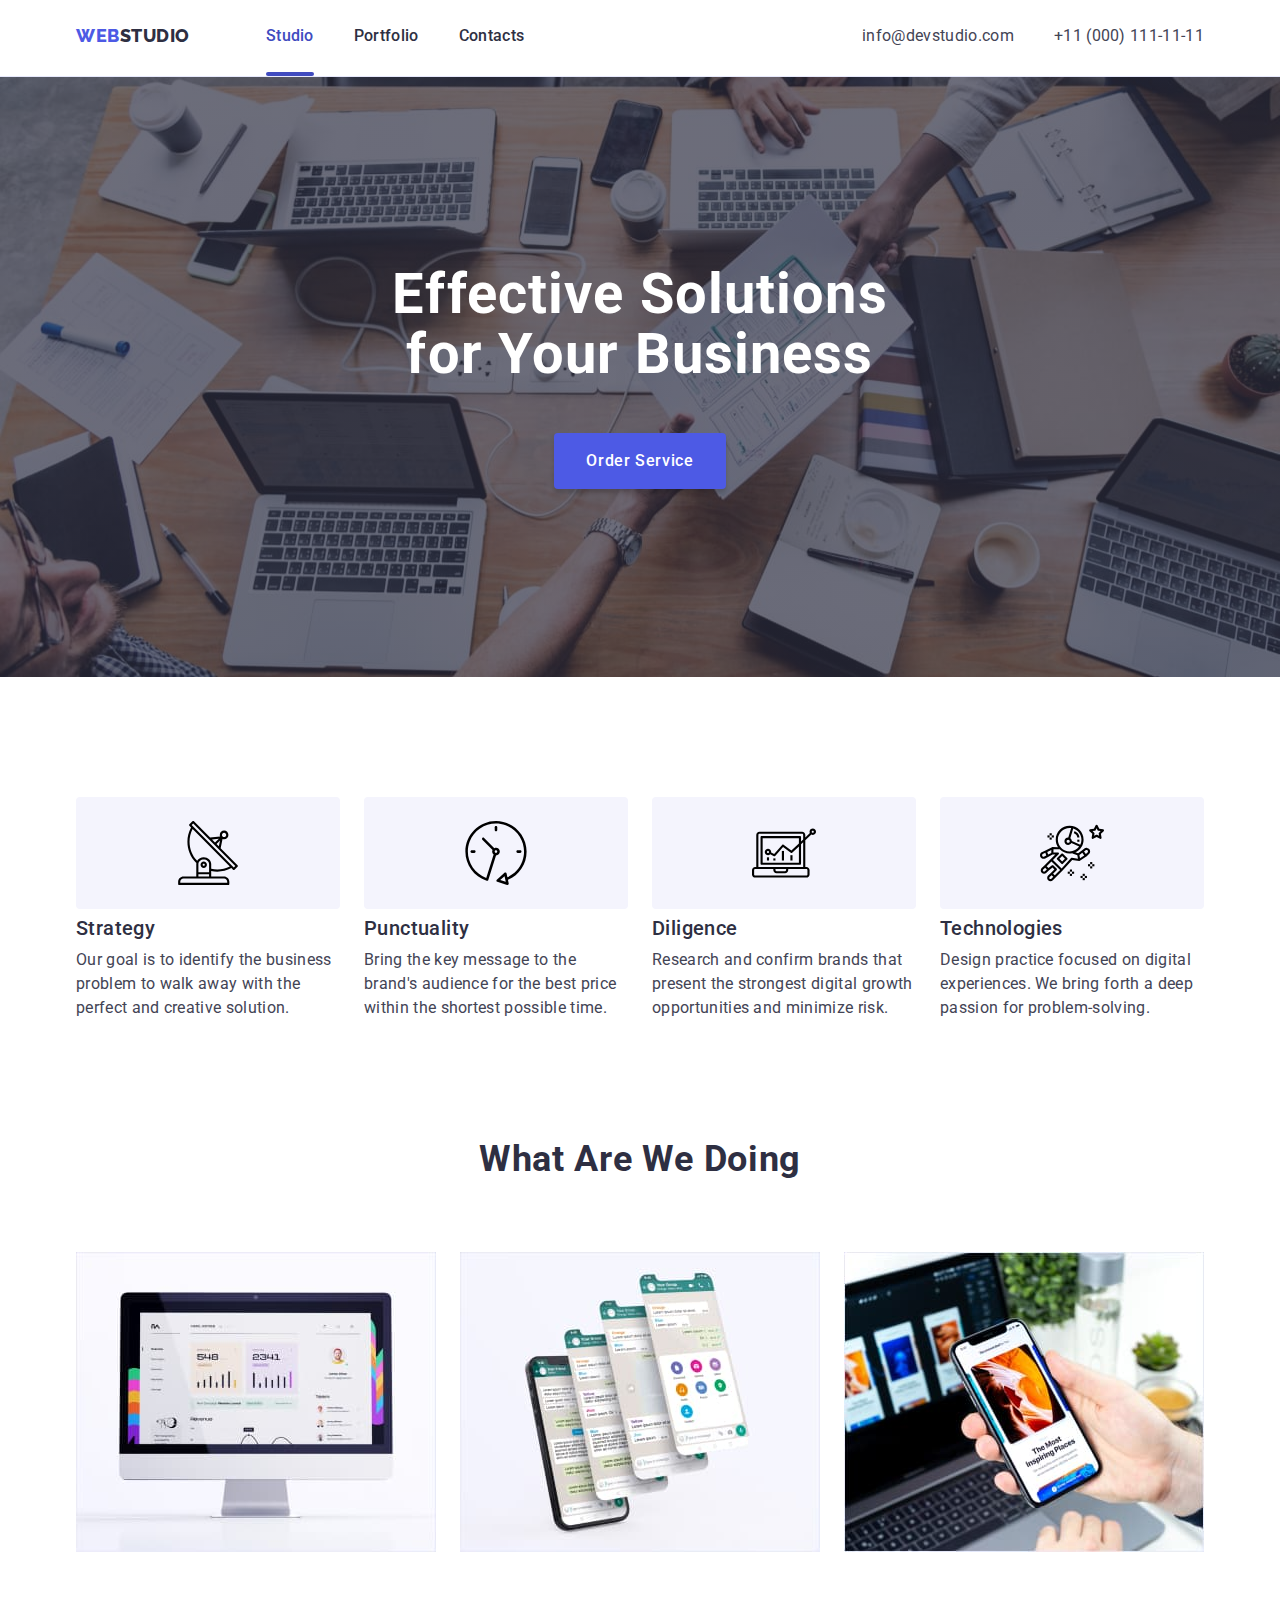
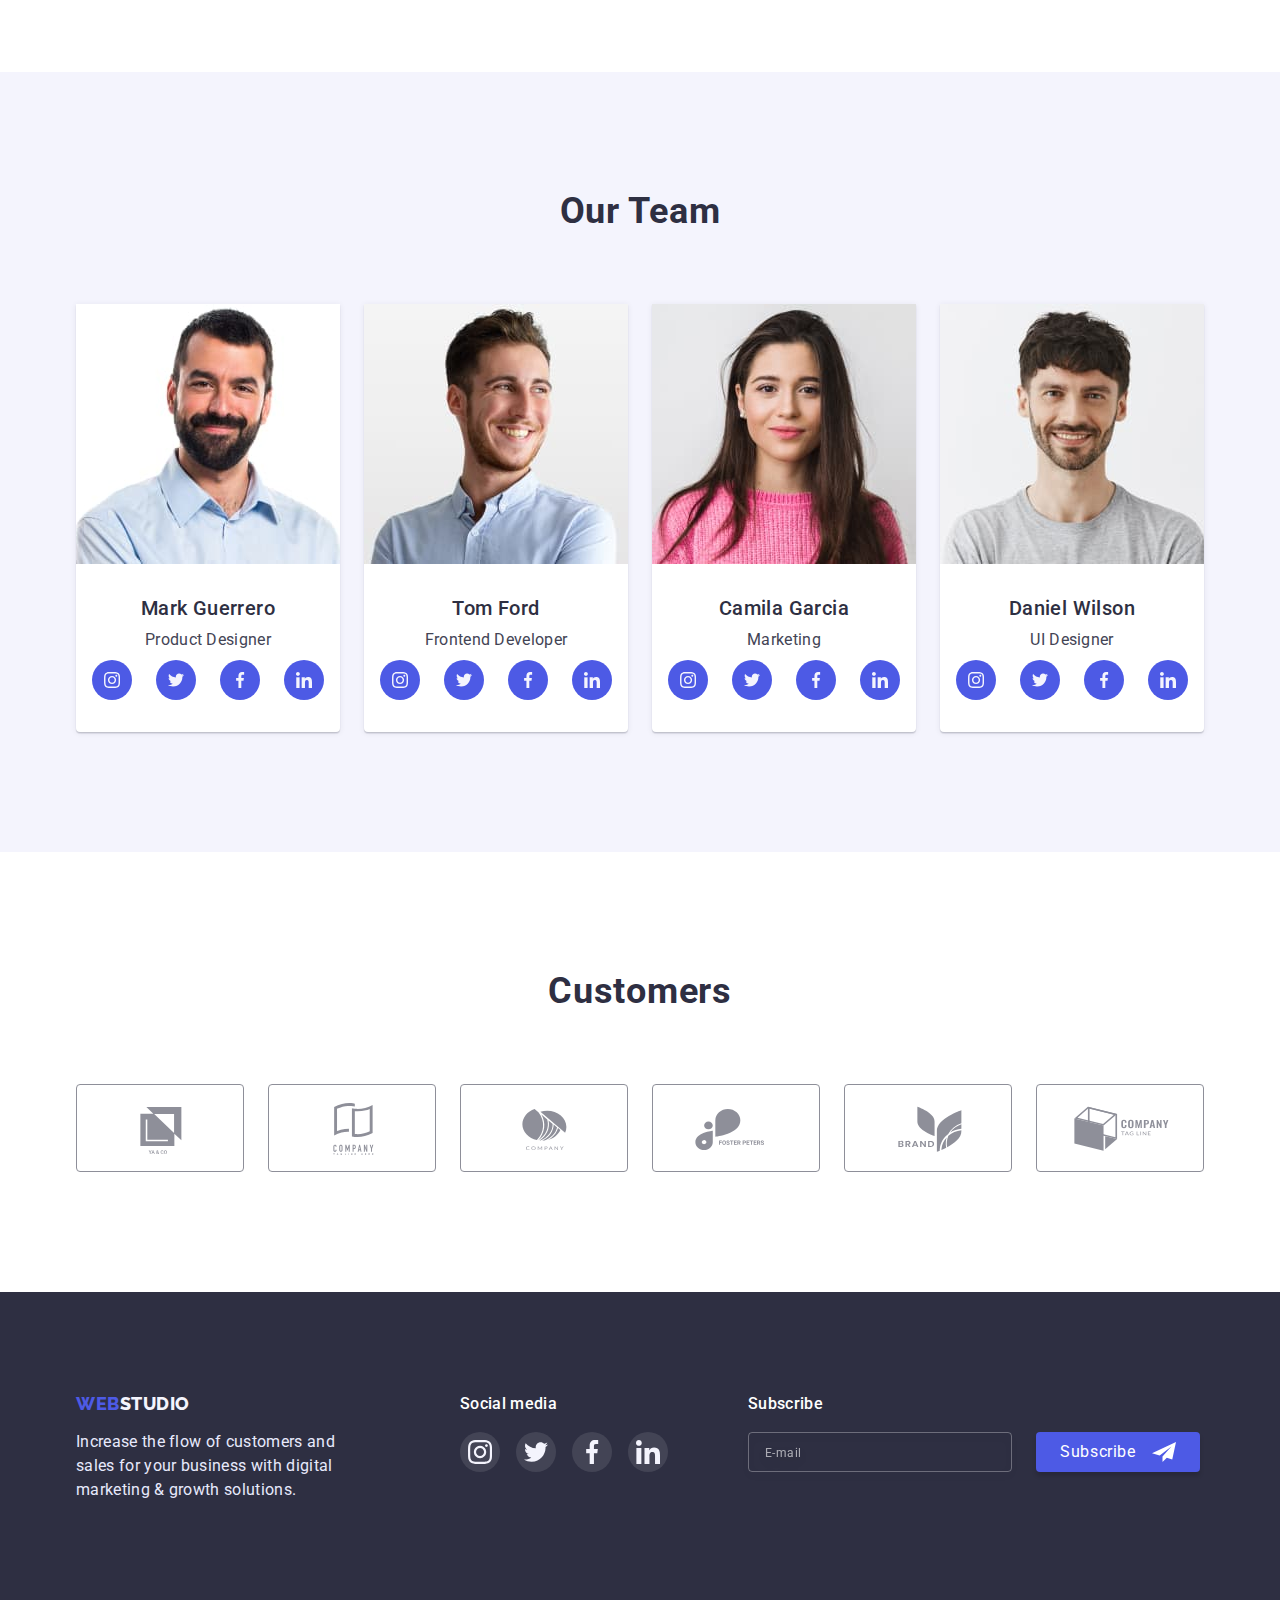
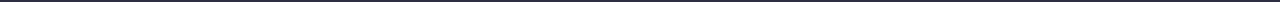
<file: index.html>
<!DOCTYPE html>
<html lang="en">
  <head>
    <meta charset="UTF-8" />
    <meta http-equiv="X-UA-Compatible" content="IE=edge" />
    <meta name="viewport" content="width=device-width, initial-scale=1.0" />
    <link rel="preconnect" href="https://fonts.googleapis.com" />
    <link rel="preconnect" href="https://fonts.gstatic.com" crossorigin />
    <link
      href="https://fonts.googleapis.com/css2?family=Raleway:wght@800&family=Roboto:wght@400;500;700;900&display=swap"
      rel="stylesheet"
    />
    <link
      rel="stylesheet"
      href="https://cdnjs.cloudflare.com/ajax/libs/modern-normalize/1.1.0/modern-normalize.min.css"
    />

    <link rel="stylesheet" href="./css/styles.css" />
    <title>Web Studio</title>
  </head>
  <body>
    <header class="header">
      <div class="container">
        <div class="header__inner">
          <nav class="header__menu menu">
            <a class="logo" href="./index.html"
              >Web<span class="logo__header">Studio</span></a
            >
            <ul class="menu__items">
              <li class="menu__item">
                <a
                  class="menu__link page__active page__active--color"
                  href="./index.html"
                  >Studio</a
                >
              </li>
              <li class="menu__item">
                <a class="menu__link" href="./portfolio.html">Portfolio</a>
              </li>
              <li class="menu__item">
                <a class="menu__link" href="#">Contacts</a>
              </li>
            </ul>
          </nav>
          <address class="header__address address">
            <ul class="address__items">
              <li class="address__item">
                <a class="address__link" href="mailto:info@devstudio.com"
                  >info@devstudio.com
                </a>
              </li>
              <li class="address__item">
                <a class="address__link" href="tel:+110001111111"
                  >+11 (000) 111-11-11
                </a>
              </li>
            </ul>
          </address>
        </div>
      </div>
    </header>
    <main>
      <section class="hero">
        <div class="container">
          <h1 class="hero__title">Effective Solutions for Your Business</h1>
          <button class="hero__btn" type="button" data-modal-open>
            Order Service
          </button>
        </div>
      </section>

      <section class="benefits section">
        <div class="container">
          <h2 class="visually-hidden">Benefits</h2>
          <ul class="benefits__items">
            <li class="benefits__item">
              <div class="benefits__inner">
                <svg class="benefits-icon" width="64" height="64">
                  <use href="./images/icons.svg#icon-benefits_1"></use>
                </svg>
              </div>
              <h3 class="benefits__title">Strategy</h3>
              <p class="benefits__text">
                Our goal is to identify the business problem to walk away with
                the perfect and creative solution.
              </p>
            </li>
            <li class="benefits__item">
              <div class="benefits__inner">
                <svg class="benefits-icon" width="64" height="64">
                  <use href="./images/icons.svg#icon-benefits_2"></use>
                </svg>
              </div>
              <h3 class="benefits__title">Punctuality</h3>
              <p class="benefits__text">
                Bring the key message to the brand's audience for the best price
                within the shortest possible time.
              </p>
            </li>
            <li class="benefits__item">
              <div class="benefits__inner">
                <svg class="benefits-icon" width="64" height="64">
                  <use href="./images/icons.svg#icon-benefits_3"></use>
                </svg>
              </div>
              <h3 class="benefits__title">Diligence</h3>
              <p class="benefits__text">
                Research and confirm brands that present the strongest digital
                growth opportunities and minimize risk.
              </p>
            </li>
            <li class="benefits__item">
              <div class="benefits__inner">
                <svg class="benefits-icon" width="64" height="64">
                  <use href="./images/icons.svg#icon-benefits_4"></use>
                </svg>
              </div>
              <h3 class="benefits__title">Technologies</h3>
              <p class="benefits__text">
                Design practice focused on digital experiences. We bring forth a
                deep passion for problem-solving.
              </p>
            </li>
          </ul>
        </div>
      </section>

      <section class="work">
        <div class="container">
          <h2 class="title work__title">What are we doing</h2>
          <ul class="work__items">
            <li class="work__item">
              <img
                class="work__photo"
                src="./images/work/monitor.jpg"
                alt="monitor"
                width="360"
                height="300"
              />
            </li>
            <li class="work__item">
              <img
                class="work__photo"
                src="./images/work/messanger.jpg"
                alt="messanger"
                width="360"
                height="300"
              />
            </li>
            <li class="work__item">
              <img
                class="work__photo"
                src="./images/work/phone_in_hand.jpg"
                alt="phone in hand"
                width="360"
                height="300"
              />
            </li>
          </ul>
        </div>
      </section>

      <section class="team section">
        <div class="container">
          <h2 class="title team__title">Our Team</h2>
          <ul class="team__items">
            <li class="team__item">
              <img
                class="team__photo"
                src="./images/team/Mark_Guerrero.jpg"
                alt="Mark Guerrero"
                width="264"
                height="260"
              />
              <div class="team__inner">
                <h3 class="team__name">Mark Guerrero</h3>
                <p class="team__position">Product Designer</p>
                <ul class="team__social-items">
                  <li class="team__social-item">
                    <a class="team__social-link" href="#">
                      <svg class="team__icon" width="16" height="16">
                        <use href="./images/icons.svg#icon-instagram"></use>
                      </svg>
                    </a>
                  </li>
                  <li class="team__social-item">
                    <a class="team__social-link" href="#">
                      <svg class="team__icon" width="16" height="16">
                        <use href="./images/icons.svg#icon-twitter"></use>
                      </svg>
                    </a>
                  </li>
                  <li class="team__social-item">
                    <a class="team__social-link" href="#">
                      <svg class="team__icon" width="16" height="16">
                        <use href="./images/icons.svg#icon-facebook"></use>
                      </svg>
                    </a>
                  </li>
                  <li class="team__social-item">
                    <a class="team__social-link" href="#">
                      <svg class="team__icon" width="16" height="16">
                        <use href="./images/icons.svg#icon-linkedin"></use>
                      </svg>
                    </a>
                  </li>
                </ul>
              </div>
            </li>
            <li class="team__item">
              <img
                class="team__photo"
                src="./images/team/Tom_Ford.jpg"
                alt="Tom Ford"
                width="264"
                height="260"
              />
              <div class="team__inner">
                <h3 class="team__name">Tom Ford</h3>
                <p class="team__position">Frontend Developer</p>
                <ul class="team__social-items">
                  <li class="team__social-item">
                    <a class="team__social-link" href="#">
                      <svg class="team__icon" width="16" height="16">
                        <use href="./images/icons.svg#icon-instagram"></use>
                      </svg>
                    </a>
                  </li>
                  <li class="team__social-item">
                    <a class="team__social-link" href="#">
                      <svg class="team__icon" width="16" height="16">
                        <use href="./images/icons.svg#icon-twitter"></use>
                      </svg>
                    </a>
                  </li>
                  <li class="team__social-item">
                    <a class="team__social-link" href="#">
                      <svg class="team__icon" width="16" height="16">
                        <use href="./images/icons.svg#icon-facebook"></use>
                      </svg>
                    </a>
                  </li>
                  <li class="team__social-item">
                    <a class="team__social-link" href="#">
                      <svg class="team__icon" width="16" height="16">
                        <use href="./images/icons.svg#icon-linkedin"></use>
                      </svg>
                    </a>
                  </li>
                </ul>
              </div>
            </li>
            <li class="team__item">
              <img
                class="team__photo"
                src="./images/team/Camila_Garcia.jpg"
                alt="Camila Garcia"
                width="264"
                height="260"
              />
              <div class="team__inner">
                <h3 class="team__name">Camila Garcia</h3>
                <p class="team__position">Marketing</p>
                <ul class="team__social-items">
                  <li class="team__social-item">
                    <a class="team__social-link" href="#">
                      <svg class="team__icon" width="16" height="16">
                        <use href="./images/icons.svg#icon-instagram"></use>
                      </svg>
                    </a>
                  </li>
                  <li class="team__social-item">
                    <a class="team__social-link" href="#">
                      <svg class="team__icon" width="16" height="16">
                        <use href="./images/icons.svg#icon-twitter"></use>
                      </svg>
                    </a>
                  </li>
                  <li class="team__social-item">
                    <a class="team__social-link" href="#">
                      <svg class="team__icon" width="16" height="16">
                        <use href="./images/icons.svg#icon-facebook"></use>
                      </svg>
                    </a>
                  </li>
                  <li class="team__social-item">
                    <a class="team__social-link" href="#">
                      <svg class="team__icon" width="16" height="16">
                        <use href="./images/icons.svg#icon-linkedin"></use>
                      </svg>
                    </a>
                  </li>
                </ul>
              </div>
            </li>
            <li class="team__item">
              <img
                class="team__photo"
                src="./images/team/Daniel_Wilson.jpg"
                alt="Daniel Wilson"
                width="264"
                height="260"
              />
              <div class="team__inner">
                <h3 class="team__name">Daniel Wilson</h3>
                <p class="team__position">UI Designer</p>
                <ul class="team__social-items">
                  <li class="team__social-item">
                    <a class="team__social-link" href="#">
                      <svg class="team__icon" width="16" height="16">
                        <use href="./images/icons.svg#icon-instagram"></use>
                      </svg>
                    </a>
                  </li>
                  <li class="team__social-item">
                    <a class="team__social-link" href="#">
                      <svg class="team__icon" width="16" height="16">
                        <use href="./images/icons.svg#icon-twitter"></use>
                      </svg>
                    </a>
                  </li>
                  <li class="team__social-item">
                    <a class="team__social-link" href="#">
                      <svg class="team__icon" width="16" height="16">
                        <use href="./images/icons.svg#icon-facebook"></use>
                      </svg>
                    </a>
                  </li>
                  <li class="team__social-item">
                    <a class="team__social-link" href="#">
                      <svg class="team__icon" width="16" height="16">
                        <use href="./images/icons.svg#icon-linkedin"></use>
                      </svg>
                    </a>
                  </li>
                </ul>
              </div>
            </li>
          </ul>
        </div>
      </section>

      <section class="customers">
        <div class="container">
          <h2 class="title customers__title">Customers</h2>
          <ul class="customers__items">
            <li class="customers__item">
              <a class="customers__link" href="#">
                <svg class="customers__icon" width="104" height="56">
                  <use href="./images/icons.svg#icon-customers_1"></use>
                </svg>
              </a>
            </li>
            <li class="customers__item">
              <a class="customers__link" href="#">
                <svg class="customers__icon" width="104" height="56">
                  <use href="./images/icons.svg#icon-customers_2"></use>
                </svg>
              </a>
            </li>
            <li class="customers__item">
              <a class="customers__link" href="#">
                <svg class="customers__icon" width="104" height="56">
                  <use href="./images/icons.svg#icon-customers_3"></use>
                </svg>
              </a>
            </li>
            <li class="customers__item">
              <a class="customers__link" href="#">
                <svg class="customers__icon" width="104" height="56">
                  <use href="./images/icons.svg#icon-customers_4"></use>
                </svg>
              </a>
            </li>
            <li class="customers__item">
              <a class="customers__link" href="#">
                <svg class="customers__icon" width="104" height="56">
                  <use href="./images/icons.svg#icon-customers_5"></use>
                </svg>
              </a>
            </li>
            <li class="customers__item">
              <a class="customers__link" href="#">
                <svg class="customers__icon" width="104" height="56">
                  <use href="./images/icons.svg#icon-customers_6"></use>
                </svg>
              </a>
            </li>
          </ul>
        </div>
      </section>
    </main>
    <footer class="footer">
      <div class="container">
        <div class="footer__inner">
          <div class="footer__subtext">
            <a class="logo" href="./index.html"
              >Web<span class="logo__footer">Studio</span></a
            >
            <p class="footer__text">
              Increase the flow of customers and sales for your business with
              digital marketing & growth solutions.
            </p>
          </div>
          <div class="footer__social">
            <p class="footer__title">Social media</p>
            <ul class="footer__items">
              <li class="footer__item">
                <a class="footer__link" href="#">
                  <svg class="footer__icon" width="24" height="24">
                    <use href="./images/icons.svg#icon-instagram"></use>
                  </svg>
                </a>
              </li>
              <li class="footer__item">
                <a class="footer__link" href="#">
                  <svg class="footer__icon" width="24" height="24">
                    <use href="./images/icons.svg#icon-twitter"></use>
                  </svg>
                </a>
              </li>
              <li class="footer__item">
                <a class="footer__link" href="#">
                  <svg class="footer__icon" width="24" height="24">
                    <use href="./images/icons.svg#icon-facebook"></use>
                  </svg>
                </a>
              </li>
              <li class="footer__item">
                <a class="footer__link" href="#">
                  <svg class="footer__icon" width="24" height="24">
                    <use href="./images/icons.svg#icon-linkedin"></use>
                  </svg>
                </a>
              </li>
            </ul>
          </div>
          <form class="footer__form footer-form">
            <label class="footer__title footer-form__text" for="user_email"
              >Subscribe</label
            >
            <span class="footer-form__inner">
              <input
                class="footer-form__input"
                name="user_email"
                id="user_email"
                type="email"
                required
                placeholder="E-mail"
              />
              <button class="footer-form__btn" type="submit">Subscribe
                <svg class="footer-form__btn-icon" width="24" height="24">
                  <use href="./images/icons.svg#icon-footer_subscribe"></use>
                </svg>
              </button>
            </span>
          </form>
        </div>
      </div>
    </footer>

    <div class="backdrop is-hidden" data-modal>
      <div class="modal">
        <button class="modal__btn-close" type="button" data-modal-close>
          <svg class="modal__btn-icon" width="8" height="8">
            <use href="./images/icons.svg#icon-modal-close"></use>
          </svg>
        </button>
        <p class="modal__subtitle">
          Leave your contacts and we will call you back
        </p>
        <form class="modal-form">
          <label class="modal-form__field">
            <span class="modal-form__desc">Name</span>
            <span class="modal-form__input-inner">
              <input
                class="modal-form__input"
                name="user_name"
                type="text"
                required
                pattern="[a-zA-Zа-яА-Я]+"
                minlength="2"
              />
              <svg class="modal-form__input-icon" width="18" height="18">
                <use href="./images/icons.svg#icon-modal_user"></use>
              </svg>
            </span>
          </label>
          <label class="modal-form__field">
            <span class="modal-form__desc">Phone</span>
            <span class="modal-form__input-inner">
              <input
                class="modal-form__input"
                name="user_phone"
                type="tel"
                required
                pattern="[0-9]{3}-[0-9]{3}-[0-9]{2}-[0-9]{2}"
                title="xxx-xxx-xx-xx"
              />
              <svg class="modal-form__input-icon" width="18" height="24">
                <use href="./images/icons.svg#icon-modal_phone"></use>
              </svg>
            </span>
          </label>
          <label class="modal-form__field">
            <span class="modal-form__desc">Email</span>
            <span class="modal-form__input-inner">
              <input
                class="modal-form__input"
                name="user_email"
                type="email"
                required
              />
              <svg class="modal-form__input-icon" width="18" height="24">
                <use href="./images/icons.svg#icon-modal_email"></use>
              </svg>
            </span>
          </label>
          <label class="modal-form__field">
            <span class="modal-form__desc">Comment</span>
            <textarea
              class="modal-form__message"
              name="user_message"
              placeholder="Text input"
            ></textarea>
          </label>
          <input
            class="modal-form__check visually-hidden"
            id="user-policy"
            name="user_policy"
            type="checkbox"
          />
          <label class="modal-form__check-desc" for="user-policy">
            <span class="modal-form__checkbox">
              <svg class="modal-form__checkbox-icon" width="10" height="8">
                <use href="./images/icons.svg#icon-modal_check"></use>
              </svg>
            </span>
            I accept the terms and conditions of the&nbsp;<a
              class="modal-form__check-link"
              href="#"
              >Privacy Policy</a
            >
          </label>
          <button class="modal-form__submit" type="submit">Send</button>
        </form>
      </div>
    </div>
    <script src="./js/modal.js"></script>
  </body>
</html>
</file>
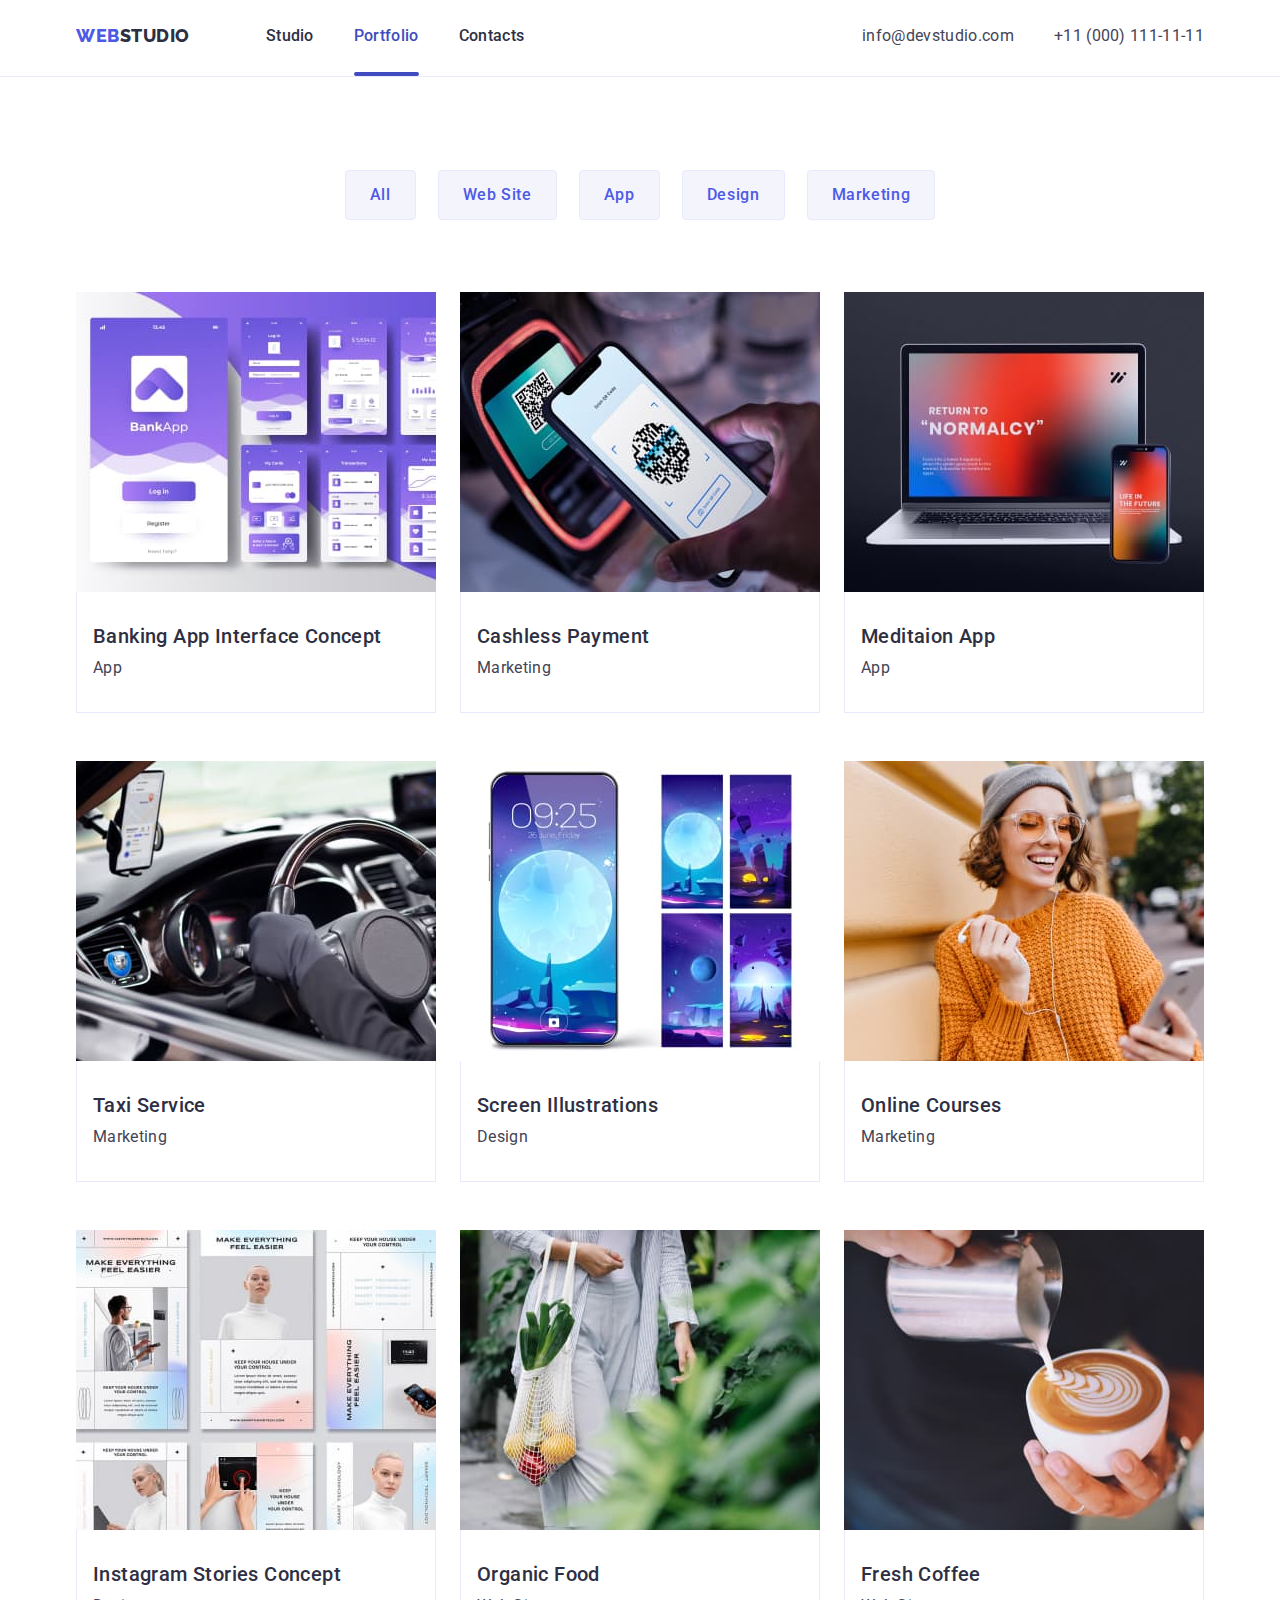
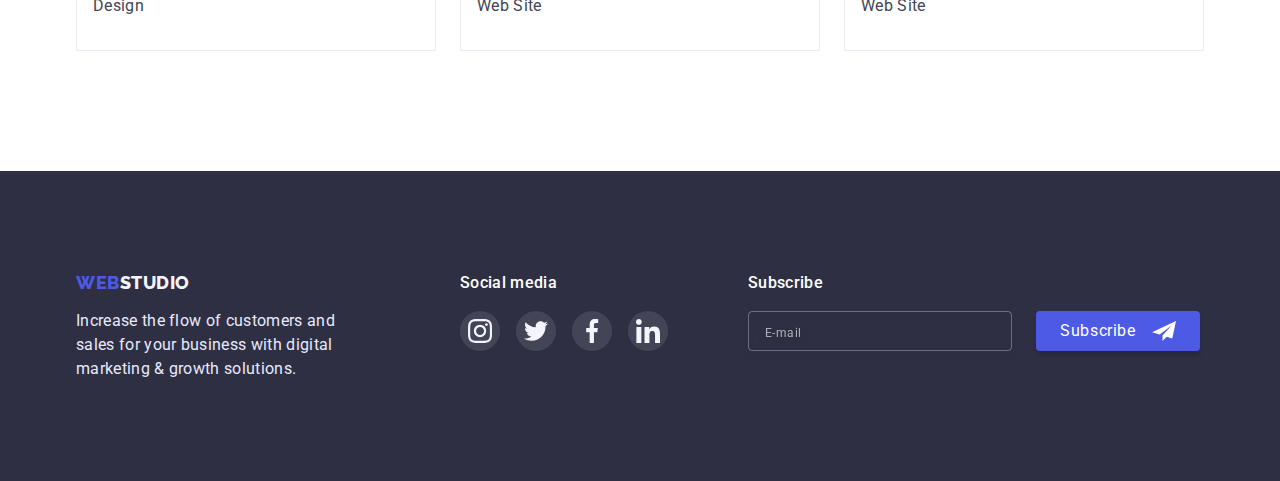
<file: portfolio.html>
<!DOCTYPE html>
<html lang="en">
  <head>
    <meta charset="UTF-8" />
    <meta http-equiv="X-UA-Compatible" content="IE=edge" />
    <meta name="viewport" content="width=device-width, initial-scale=1.0" />
    <link rel="preconnect" href="https://fonts.googleapis.com" />
    <link rel="preconnect" href="https://fonts.gstatic.com" crossorigin />
    <link
      href="https://fonts.googleapis.com/css2?family=Raleway:wght@800&family=Roboto:wght@400;500;700;900&display=swap"
      rel="stylesheet"
    />
    <link
      rel="stylesheet"
      href="https://cdnjs.cloudflare.com/ajax/libs/modern-normalize/1.1.0/modern-normalize.min.css"
    />

    <link rel="stylesheet" href="./css/styles.css" />
    <title>Portfolio</title>
  </head>
  <body>
    <header class="header">
      <div class="container">
        <div class="header__inner">
          <nav class="header__menu menu">
            <a class="logo" href="./index.html"
              >Web<span class="logo__header">Studio</span></a
            >
            <ul class="menu__items">
              <li class="menu__item">
                <a class="menu__link" href="./index.html">Studio</a>
              </li>
              <li class="menu__item">
                <a class="menu__link page__active page__active--color" href="./portfolio.html"
                  >Portfolio</a
                >
              </li>
              <li class="menu__item">
                <a class="menu__link" href="#">Contacts</a>
              </li>
            </ul>
          </nav>
          <address class="header__address address">
            <ul class="address__items">
              <li class="address__item">
                <a class="address__link" href="mailto:info@devstudio.com"
                  >info@devstudio.com
                </a>
              </li>
              <li class="address__item">
                <a class="address__link" href="tel:+110001111111"
                  >+11 (000) 111-11-11
                </a>
              </li>
            </ul>
          </address>
        </div>
      </div>
    </header>
    <main>
      <section class="portfolio">
        <div class="container">
          <h1 class="visually-hidden">Portfolio</h1>
          <ul class="portfolio__filter filter">
            <li class="filter__item">
              <button class="filter__btn" type="button">All</button>
            </li>
            <li class="filter__item">
              <button class="filter__btn" type="button">Web Site</button>
            </li>
            <li class="filter__item">
              <button class="filter__btn" type="button">App</button>
            </li>
            <li class="filter__item">
              <button class="filter__btn" type="button">Design</button>
            </li>
            <li class="filter__item">
              <button class="filter__btn" type="button">Marketing</button>
            </li>
          </ul>
          <ul class="portfolio__items">
            <li class="portfolio__item">
              <a href="#" class="portfolio__link">
                <div class="portfolio__wrapper">
                  <img
                    class="portfolio__img"
                    src="./images/portfolio/banking.jpg"
                    alt="Banking App"
                    width="360"
                    height="300"
                  />
                  <p class="portfolio__overlay">
                    14 Stylish and User-Friendly App Design Concepts · Task
                    Manager App · Calorie Tracker App · Exotic Fruit Ecommerce
                    App · Cloud Storage App
                  </p>
                </div>
                <div class="portfolio__inner">
                  <h2 class="portfolio__name">Banking App Interface Concept</h2>
                  <p class="portfolio__text">App</p>
                </div></a
              >
            </li>
            <li class="portfolio__item">
              <a href="#" class="portfolio__link">
                <div class="portfolio__wrapper">
                  <img
                    class="portfolio__img"
                    src="./images/portfolio/cashless.jpg"
                    alt="Cashless Payment"
                    width="360"
                    height="300"
                  />
                  <p class="portfolio__overlay">
                    14 Stylish and User-Friendly App Design Concepts · Task
                    Manager App · Calorie Tracker App · Exotic Fruit Ecommerce
                    App · Cloud Storage App
                  </p>
                </div>
                <div class="portfolio__inner">
                  <h2 class="portfolio__name">Cashless Payment</h2>
                  <p class="portfolio__text">Marketing</p>
                </div></a
              >
            </li>
            <li class="portfolio__item">
              <a href="#" class="portfolio__link">
                <div class="portfolio__wrapper">
                  <img
                    class="portfolio__img"
                    src="./images/portfolio/meditation.jpg"
                    alt="Meditaion App"
                    width="360"
                    height="300"
                  />
                  <p class="portfolio__overlay">
                    14 Stylish and User-Friendly App Design Concepts · Task
                    Manager App · Calorie Tracker App · Exotic Fruit Ecommerce
                    App · Cloud Storage App
                  </p>
                </div>
                <div class="portfolio__inner">
                  <h2 class="portfolio__name">Meditaion App</h2>
                  <p class="portfolio__text">App</p>
                </div></a
              >
            </li>
            <li class="portfolio__item">
              <a href="#" class="portfolio__link">
                <div class="portfolio__wrapper">
                  <img
                    class="portfolio__img"
                    src="./images/portfolio/taxi.jpg"
                    alt="Taxi Service"
                    width="360"
                    height="300"
                  />
                  <p class="portfolio__overlay">
                    14 Stylish and User-Friendly App Design Concepts · Task
                    Manager App · Calorie Tracker App · Exotic Fruit Ecommerce
                    App · Cloud Storage App
                  </p>
                </div>
                <div class="portfolio__inner">
                  <h2 class="portfolio__name">Taxi Service</h2>
                  <p class="portfolio__text">Marketing</p>
                </div></a
              >
            </li>
            <li class="portfolio__item">
              <a href="#" class="portfolio__link">
                <div class="portfolio__wrapper">
                  <img
                    class="portfolio__img"
                    src="./images/portfolio/screen.jpg"
                    alt="Screen Illustrations"
                    width="360"
                    height="300"
                  />
                  <p class="portfolio__overlay">
                    14 Stylish and User-Friendly App Design Concepts · Task
                    Manager App · Calorie Tracker App · Exotic Fruit Ecommerce
                    App · Cloud Storage App
                  </p>
                </div>
                <div class="portfolio__inner">
                  <h2 class="portfolio__name">Screen Illustrations</h2>
                  <p class="portfolio__text">Design</p>
                </div></a
              >
            </li>
            <li class="portfolio__item">
              <a href="#" class="portfolio__link">
                <div class="portfolio__wrapper">
                  <img
                    class="portfolio__img"
                    src="./images/portfolio/courses.jpg"
                    alt="Online Courses"
                    width="360"
                    height="300"
                  />
                  <p class="portfolio__overlay">
                    14 Stylish and User-Friendly App Design Concepts · Task
                    Manager App · Calorie Tracker App · Exotic Fruit Ecommerce
                    App · Cloud Storage App
                  </p>
                </div>
                <div class="portfolio__inner">
                  <h2 class="portfolio__name">Online Courses</h2>
                  <p class="portfolio__text">Marketing</p>
                </div></a
              >
            </li>
            <li class="portfolio__item">
              <a href="#" class="portfolio__link">
                <div class="portfolio__wrapper">
                  <img
                    class="portfolio__img"
                    src="./images/portfolio/instagram.jpg"
                    alt="Instagram Stories"
                    width="360"
                    height="300"
                  />
                  <p class="portfolio__overlay">
                    14 Stylish and User-Friendly App Design Concepts · Task
                    Manager App · Calorie Tracker App · Exotic Fruit Ecommerce
                    App · Cloud Storage App
                  </p>
                </div>
                <div class="portfolio__inner">
                  <h2 class="portfolio__name">Instagram Stories Concept</h2>
                  <p class="portfolio__text">Design</p>
                </div></a
              >
            </li>
            <li class="portfolio__item">
              <a href="#" class="portfolio__link">
                <div class="portfolio__wrapper">
                  <img
                    class="portfolio__img"
                    src="./images/portfolio/food.jpg"
                    alt="Organic Food"
                    width="360"
                    height="300"
                  />
                  <p class="portfolio__overlay">
                    14 Stylish and User-Friendly App Design Concepts · Task
                    Manager App · Calorie Tracker App · Exotic Fruit Ecommerce
                    App · Cloud Storage App
                  </p>
                </div>
                <div class="portfolio__inner">
                  <h2 class="portfolio__name">Organic Food</h2>
                  <p class="portfolio__text">Web Site</p>
                </div></a
              >
            </li>
            <li class="portfolio__item">
              <a href="#" class="portfolio__link">
                <div class="portfolio__wrapper">
                  <img
                    class="portfolio__img"
                    src="./images/portfolio/coffee.jpg"
                    alt="Fresh Coffee"
                    width="360"
                    height="300"
                  />
                  <p class="portfolio__overlay">
                    14 Stylish and User-Friendly App Design Concepts · Task
                    Manager App · Calorie Tracker App · Exotic Fruit Ecommerce
                    App · Cloud Storage App
                  </p>
                </div>
                <div class="portfolio__inner">
                  <h2 class="portfolio__name">Fresh Coffee</h2>
                  <p class="portfolio__text">Web Site</p>
                </div></a
              >
            </li>
          </ul>
        </div>
      </section>
    </main>
    <footer class="footer">
      <div class="container">
        <div class="footer__inner">
          <div class="footer__subtext">
            <a class="logo" href="./index.html"
              >Web<span class="logo__footer">Studio</span></a
            >
            <p class="footer__text">
              Increase the flow of customers and sales for your business with
              digital marketing & growth solutions.
            </p>
          </div>
          <div class="footer__social">
            <p class="footer__title">Social media</p>
            <ul class="footer__items">
              <li class="footer__item">
                <a class="footer__link" href="#">
                  <svg class="footer__icon" width="24" height="24">
                    <use href="./images/icons.svg#icon-instagram"></use>
                  </svg>
                </a>
              </li>
              <li class="footer__item">
                <a class="footer__link" href="#">
                  <svg class="footer__icon" width="24" height="24">
                    <use href="./images/icons.svg#icon-twitter"></use>
                  </svg>
                </a>
              </li>
              <li class="footer__item">
                <a class="footer__link" href="#">
                  <svg class="footer__icon" width="24" height="24">
                    <use href="./images/icons.svg#icon-facebook"></use>
                  </svg>
                </a>
              </li>
              <li class="footer__item">
                <a class="footer__link" href="#">
                  <svg class="footer__icon" width="24" height="24">
                    <use href="./images/icons.svg#icon-linkedin"></use>
                  </svg>
                </a>
              </li>
            </ul>
          </div>
          <form class="footer__form footer-form">
            <label class="footer__title footer-form__text" for="user_email"
              >Subscribe</label
            >
            <span class="footer-form__inner">
              <input
                class="footer-form__input"
                name="user_email"
                id="user_email"
                type="email"
                required
                placeholder="E-mail"
              />
              <button class="footer-form__btn" type="submit">Subscribe
                <svg class="footer-form__btn-icon" width="24" height="24">
                  <use href="./images/icons.svg#icon-footer_subscribe"></use>
                </svg>
              </button>
            </span>
          </form>
        </div>
      </div>
    </footer>
  </body>
</html>
</file>
<file: css/styles.css>
ul,
ol {
  padding: 0;
}

h1,
h2,
h3,
h4,
h5,
h6,
p,
ul,
li {
  margin: 0;
}

ul {
  list-style: none;
}

img {
  max-width: 100%;
  display: block;
}

a {
  text-decoration: none;
  color: inherit;
}

:root {
  --navy-blue: #2e2f42;
  --slate: #434455;
  --iris: #4d5ae5;
  --cornflower: #e7e9fc;
  --cloud: #f4f4fd;
  --white: #fff;
  --ocean: #404bbf;
  --hero-grad: linear-gradient(rgba(46, 47, 66, 0.7), rgba(46, 47, 66, 0.7));
}

.visually-hidden {
  position: absolute;
  width: 1px;
  height: 1px;
  margin: -1px;
  padding: 0;
  overflow: hidden;
  border: 0;
  clip: rect(0 0 0 0);
}

body {
  font-family: "Roboto", sans-serif;
  color: var(--slate);
}

.title {
  font-size: 36px;
  line-height: 1.11;
  text-align: center;
  letter-spacing: 0.02em;
  text-transform: capitalize;
  color: var(--navy-blue);
}

.container {
  width: 1158px;
  margin: 0 auto;
  padding: 0 15px;
}

.section {
  padding: 120px 0;
}

.page__active {
  padding-bottom: 31px;
  position: relative;
}

.page__active::after {
  position: absolute;
  content: "";
  display: block;
  background-color: var(--ocean);
  border-radius: 2px;
  height: 4px;
  width: 100%;
  bottom: 0;
  left: 0;
}

.page__active.page__active--color {
  color: var(--ocean);
}

.header {
  border-bottom: 1px solid var(--cornflower);
  padding: 24px 0 28px;
}

.header__inner {
  display: flex;
}

.menu {
  display: flex;
  margin-right: auto;
}

.menu__items {
  display: flex;
}

.logo {
  font-family: "Raleway", sans-serif;
  font-weight: 800;
  font-size: 18px;
  line-height: 1.33;
  letter-spacing: 0.03em;
  text-transform: uppercase;
  color: var(--iris);
  margin-right: 76px;
}

.logo__header {
  color: var(--navy-blue);
}

.logo__footer {
  color: var(--cloud);
}

.menu__link {
  font-weight: 500;
  line-height: 1.5;
  letter-spacing: 0.02em;
  color: var(--navy-blue);
  transition: color 250ms cubic-bezier(0.4, 0, 0.2, 1);
}

.menu__item:not(:last-child),
.address__item:not(:last-child) {
  margin-right: 40px;
}

.menu__link:hover,
.menu__link:focus {
  color: var(--ocean);
}

.address__items {
  display: flex;
}

.address__link {
  font-style: normal;
  line-height: 1.5;
  letter-spacing: 0.02em;
  transition: color 250ms cubic-bezier(0.4, 0, 0.2, 1);
}

.address__link:hover,
.address__link:focus {
  color: var(--ocean);
}

.hero {
  background-color: var(--navy-blue);
  padding: 188px 0;
  max-width: 1440px;
  background-image: var(--hero-grad), url(../images/hero_bg.jpg);
  background-repeat: no-repeat;
  background-size: cover;
  margin: 0 auto;
}

.hero__title {
  font-size: 56px;
  line-height: 1.07;
  text-align: center;
  letter-spacing: 0.02em;
  color: var(--white);
  max-width: 496px;
  margin: 0 auto 48px auto;
}

.hero__btn {
  display: block;
  margin: 0 auto;
  cursor: pointer;
  background-color: var(--iris);
  box-shadow: 0px 4px 4px rgba(0, 0, 0, 0.15);
  border-radius: 4px;
  border: none;
  font-family: "Roboto", sans-serif;
  font-weight: 500;
  font-size: 16px;
  line-height: 1.5;
  letter-spacing: 0.04em;
  color: var(--white);
  padding: 16px 32px;
  transition: box-shadow 250ms cubic-bezier(0.4, 0, 0.2, 1),
    background-color 250ms cubic-bezier(0.4, 0, 0.2, 1);
}

.hero__btn:hover,
.hero__btn:focus {
  background-color: var(--ocean);
  box-shadow: 0px 1px 6px rgba(46, 47, 66, 0.08),
    0px 1px 1px rgba(46, 47, 66, 0.16), 0px 2px 1px rgba(46, 47, 66, 0.08);
}

.hero__btn:active {
  background: var(--ocean);
}

.benefits__items {
  display: flex;
}

.benefits__item {
  flex-basis: calc((100%-72px) / 4);
}

.benefits__item:not(:last-child) {
  margin-right: 24px;
}

.benefits__inner {
  background-color: var(--cloud);
  border-radius: 4px;
  margin-bottom: 7px;
  width: 264px;
  height: 112px;
  display: flex;
  justify-content: center;
  align-items: center;
}

.benefits__title {
  font-weight: 500;
  font-size: 20px;
  line-height: 1.2;
  letter-spacing: 0.02em;
  color: var(--navy-blue);
  margin-bottom: 8px;
}

.benefits__text {
  line-height: 1.5;
  letter-spacing: 0.02em;
}

.work {
  padding-bottom: 120px;
}

.work__title {
  margin-bottom: 72px;
}

.work__items {
  display: flex;
  justify-content: space-between;
}

.team {
  background-color: var(--cloud);
}

.team__title {
  margin-bottom: 72px;
}

.team__items {
  display: flex;
  justify-content: space-between;
}

.team__item {
  background-color: var(--white);
  box-shadow: 0px 1px 6px rgba(46, 47, 66, 0.08),
    0px 1px 1px rgba(46, 47, 66, 0.16), 0px 2px 1px rgba(46, 47, 66, 0.08);
  border-radius: 0px 0px 4px 4px;
}

.team__inner {
  padding: 32px 0;
  text-align: center;
}

.team__name {
  font-weight: 500;
  font-size: 20px;
  line-height: 1.2;
  letter-spacing: 0.02em;
  color: var(--navy-blue);
  margin-bottom: 8px;
}

.team__position {
  line-height: 1.5;
  letter-spacing: 0.02em;
  margin-bottom: 8px;
}

.team__social-items {
  display: flex;
  justify-content: center;
}

.team__social-item:not(:last-child) {
  margin-right: 24px;
}

.team__social-link {
  display: flex;
  align-items: center;
  justify-content: center;
  width: 40px;
  height: 40px;
  background-color: var(--iris);
  border-radius: 50%;
  transition: background-color 250ms cubic-bezier(0.4, 0, 0.2, 1);
}

.team__icon {
  fill: var(--cloud);
}

.team__social-link:hover,
.team__social-link:focus {
  background-color: var(--ocean);
}

.customers {
  padding: 120px 0;
}

.customers__title {
  margin-bottom: 72px;
}

.customers__items {
  display: flex;
  justify-content: center;
}

.customers__item:not(:last-child) {
  margin-right: 24px;
}

.customers__link {
  display: flex;
  align-items: center;
  justify-content: center;
  width: 168px;
  height: 88px;
  border: 1px solid #8e8f99;
  border-radius: 4px;
  transition: border 250ms cubic-bezier(0.4, 0, 0.2, 1);
}

.customers__icon {
  fill: #8e8f99;
  transition: fill 250ms cubic-bezier(0.4, 0, 0.2, 1);
}

.customers__link:hover,
.customers__link:focus {
  border: 1px solid var(--ocean);
}

.customers__link:hover .customers__icon,
.customers__link:focus .customers__icon {
  fill: var(--ocean);
}

.footer {
  background-color: var(--navy-blue);
  padding: 100px 0;
}

.footer__inner {
  display: flex;
}

.footer__text {
  line-height: 1.5;
  letter-spacing: 0.02em;
  color: var(--cornflower);
  width: 264px;
  margin-top: 14px;
}
.footer__subtext {
  margin-right: 120px;
}

.footer__title {
  font-weight: 500;
  line-height: 1.5;
  letter-spacing: 0.02em;
  color: var(--white);
  margin-bottom: 16px;
}

.footer__items {
  display: flex;
  justify-content: center;
}

.footer__item:not(:last-child) {
  margin-right: 16px;
}

.footer__link {
  display: flex;
  align-items: center;
  justify-content: center;
  width: 40px;
  height: 40px;
  background-color: rgba(255, 255, 255, 0.1);
  border-radius: 50%;
  transition: background-color 250ms cubic-bezier(0.4, 0, 0.2, 1);
}

.footer__icon {
  fill: var(--cloud);
}

.footer__link:hover,
.footer__link:focus {
  background-color: #31d0aa;
}

.footer__social {
  margin-right: 80px;
}

.footer-form {
  display: flex;
  flex-direction: column;
}

.footer-form__inner {
  display: flex;
  align-items: center;
}

.footer-form__input {
  width: 264px;
  height: 40px;
  border: 1px solid rgba(255, 255, 255, 0.3);
  filter: drop-shadow(0px 4px 4px rgba(0, 0, 0, 0.15));
  border-radius: 4px;
  background-color: transparent;
  padding: 8px 16px;
  color: #fff;
  margin-right: 24px;
}

.footer-form__input::placeholder {
  font-size: 12px;
  line-height: 2;
  letter-spacing: 0.04em;
  color: rgba(255, 255, 255, 0.6);
}

.footer-form__btn {
  display: flex;
  align-items: center;
  padding: 8px 24px;
  background-color: var(--iris);
  border-radius: 4px;
  border: none;
  color: var(--white);
  line-height: 1.5;
  letter-spacing: 0.04em;
  cursor: pointer;
  box-shadow: 0px 4px 4px rgba(0, 0, 0, 0.15);
  transition: background-color 250ms cubic-bezier(0.4, 0, 0.2, 1);
}

.footer-form__btn-icon {
  margin-left: 16px;
}

.footer-form__btn:hover,
.footer-form__btn:focus {
  background-color: var(--ocean);
}

.filter {
  display: flex;
  justify-content: center;
  padding: 93px 0 72px 0;
}

.filter__item:not(:last-child) {
  margin-right: 22px;
}

.portfolio__items {
  display: flex;
  flex-wrap: wrap;
  margin-left: -24px;
  margin-top: -48px;
  padding-bottom: 120px;
}

.portfolio__item {
  flex-basis: calc(100% / 3 - 24px);
  margin-left: 24px;
  margin-top: 48px;
  transition: box-shadow 250ms cubic-bezier(0.4, 0, 0.2, 1);
}

.portfolio__item:hover,
.portfolio__item:focus {
  box-shadow: 0px 1px 6px rgba(46, 47, 66, 0.08),
    0px 1px 1px rgba(46, 47, 66, 0.16), 0px 2px 1px rgba(46, 47, 66, 0.08);
}

.filter__btn {
  cursor: pointer;
  padding: 12px 24px;
  background-color: var(--cloud);
  border: 1px solid var(--cornflower);
  border-radius: 4px;
  font-family: "Roboto", sans-serif;
  font-weight: 500;
  font-size: 16px;
  line-height: 1.5;
  letter-spacing: 0.04em;
  color: var(--iris);
  transition: background-color 250ms cubic-bezier(0.4, 0, 0.2, 1),
    box-shadow 250ms cubic-bezier(0.4, 0, 0.2, 1),
    color 250ms cubic-bezier(0.4, 0, 0.2, 1),
    border 250ms cubic-bezier(0.4, 0, 0.2, 1);
}

.filter__btn:hover,
.filter__btn:focus {
  background-color: var(--ocean);
  box-shadow: 0px 3px 1px rgba(0, 0, 0, 0.1), 0px 2px 1px rgba(0, 0, 0, 0.08),
    0px 2px 2px rgba(0, 0, 0, 0.12);
  color: var(--white);
  border: 1px solid var(--ocean);
  outline: none;
}

.portfolio__inner {
  padding: 32px 0 32px 16px;
  border: 1px solid var(--cornflower);
  border-top: 0;
}

.portfolio__name {
  font-weight: 500;
  font-size: 20px;
  line-height: 1.2;
  letter-spacing: 0.02em;
  color: var(--navy-blue);
  margin-bottom: 8px;
}

.portfolio__text {
  line-height: 1.5;
  letter-spacing: 0.02em;
}

.portfolio__wrapper {
  position: relative;
  overflow: hidden;
}

.portfolio__overlay {
  position: absolute;
  top: 0;
  left: 0;
  width: 100%;
  height: 100%;
  background-color: var(--iris);
  background-blend-mode: soft-light;
  mix-blend-mode: normal;
  line-height: 1.5;
  letter-spacing: 0.02em;
  color: var(--cloud);
  padding: 40px 32px;
  overflow: auto;
  transform: translate(0, 100%);
  transition: transform 250ms cubic-bezier(0.4, 0, 0.2, 1);
}

.portfolio__link:hover .portfolio__overlay,
.portfolio__link:focus .portfolio__overlay {
  transform: translate(0, 0);
}

.backdrop {
  position: fixed;
  top: 0;
  left: 0;
  width: 100%;
  height: 100%;
  z-index: 100;
  background-color: rgba(46, 47, 66, 0.4);

  transition: opacity 250ms cubic-bezier(0.4, 0, 0.2, 1),
    visibility 250ms cubic-bezier(0.4, 0, 0.2, 1);
}

.backdrop.is-hidden {
  opacity: 0;
  visibility: hidden;
  pointer-events: none;
}

.modal {
  position: absolute;
  top: 50%;
  left: 50%;
  transform: translate(-50%, -50%);
  width: 408px;
  background-color: var(--white);
  padding: 72px 24px 24px;
}

.modal__btn-close {
  position: absolute;
  top: 24px;
  right: 24px;
  display: flex;
  justify-content: center;
  align-items: center;
  width: 24px;
  height: 24px;
  border-radius: 50%;
  background: var(--cornflower);
  border: 1px solid rgba(0, 0, 0, 0.1);
  padding: 0;
  cursor: pointer;
  fill: #000;
  transition: fill 250ms cubic-bezier(0.4, 0, 0.2, 1),
    background-color 250ms cubic-bezier(0.4, 0, 0.2, 1);
}

.modal__btn-close:hover,
.modal__btn-close:focus {
  fill: var(--white);
  background-color: var(--ocean);
}

.modal__subtitle {
  font-weight: 500;
  line-height: 1.5;
  text-align: center;
  letter-spacing: 0.02em;
  color: var(--navy-blue);
  margin-bottom: 16px;
}

.modal-form {
  display: flex;
  flex-direction: column;
}

.modal-form__field {
  margin-bottom: 8px;
}

.modal-form__desc {
  display: block;
  font-size: 12px;
  line-height: 1.33;
  letter-spacing: 0.04em;
  color: #8e8f99;
  margin-bottom: 4px;
}

.modal-form__input-inner {
  position: relative;
}

.modal-form__input-icon {
  position: absolute;
  top: 50%;
  left: 16px;
  transform: translate(0, -50%);
  fill: var(--navy-blue);
  transition: fill 250ms cubic-bezier(0.4, 0, 0.2, 1);
}

.modal-form__input {
  width: 100%;
  height: 40px;
  border: 1px solid rgba(33, 33, 33, 0.2);
  border-radius: 4px;
  padding-left: 38px;
  transition: border-color 250ms cubic-bezier(0.4, 0, 0.2, 1);
}

.modal-form__input:focus {
  outline: none;
  border-color: var(--iris);
}

.modal-form__input:focus + .modal-form__input-icon {
  fill: var(--iris);
}

.modal-form__message {
  resize: none;
  width: 100%;
  height: 120px;
  padding: 8px 16px;
  border: 1px solid rgba(33, 33, 33, 0.2);
  border-radius: 4px;
  transition: border-color 250ms cubic-bezier(0.4, 0, 0.2, 1);
}

.modal-form__message::placeholder {
  font-size: 12px;
  line-height: 1.33;
  color: rgba(117, 117, 117, 0.5);
}

.modal-form__message:focus {
  outline: none;
  border-color: var(--iris);
}

.modal-form__checkbox {
  display: block;
  width: 16px;
  height: 16px;
  border: 1.25px solid var(--navy-blue);
  border-radius: 2px;
  cursor: pointer;
  position: relative;
  margin-right: 8px;
}

.modal-form__checkbox-icon {
  position: absolute;
  top: 50%;
  left: 50%;
  transform: translate(-50%, -50%);
  opacity: 0;
  transition: opacity 250ms cubic-bezier(0.4, 0, 0.2, 1);
}

.modal-form__check:checked + .modal-form__check-desc > .modal-form__checkbox {
  background-color: var(--ocean);
  border: none;
}

.modal-form__check:checked
  + .modal-form__check-desc
  > .modal-form__checkbox
  > .modal-form__checkbox-icon {
  opacity: 1;
}

.modal-form__check-desc {
  font-size: 12px;
  line-height: 1.33;
  letter-spacing: 0.04em;
  color: #757575;
  display: flex;
  align-items: center;
  margin-bottom: 24px;
}

.modal-form__check-link {
  text-decoration: underline;
  color: var(--iris);
}

.modal-form__submit {
  align-self: center;
  min-width: 169px;
  padding: 16px 32px;
  background-color: var(--iris);
  box-shadow: 0px 4px 4px rgba(0, 0, 0, 0.15);
  border: none;
  border-radius: 4px;
  line-height: 1.5;
  letter-spacing: 0.04em;
  color: var(--white);
  transition: background-color 250ms cubic-bezier(0.4, 0, 0.2, 1);
  cursor: pointer;
}

.modal-form__submit:hover,
.modal-form__submit:focus {
  background-color: var(--ocean);
}
</file>
